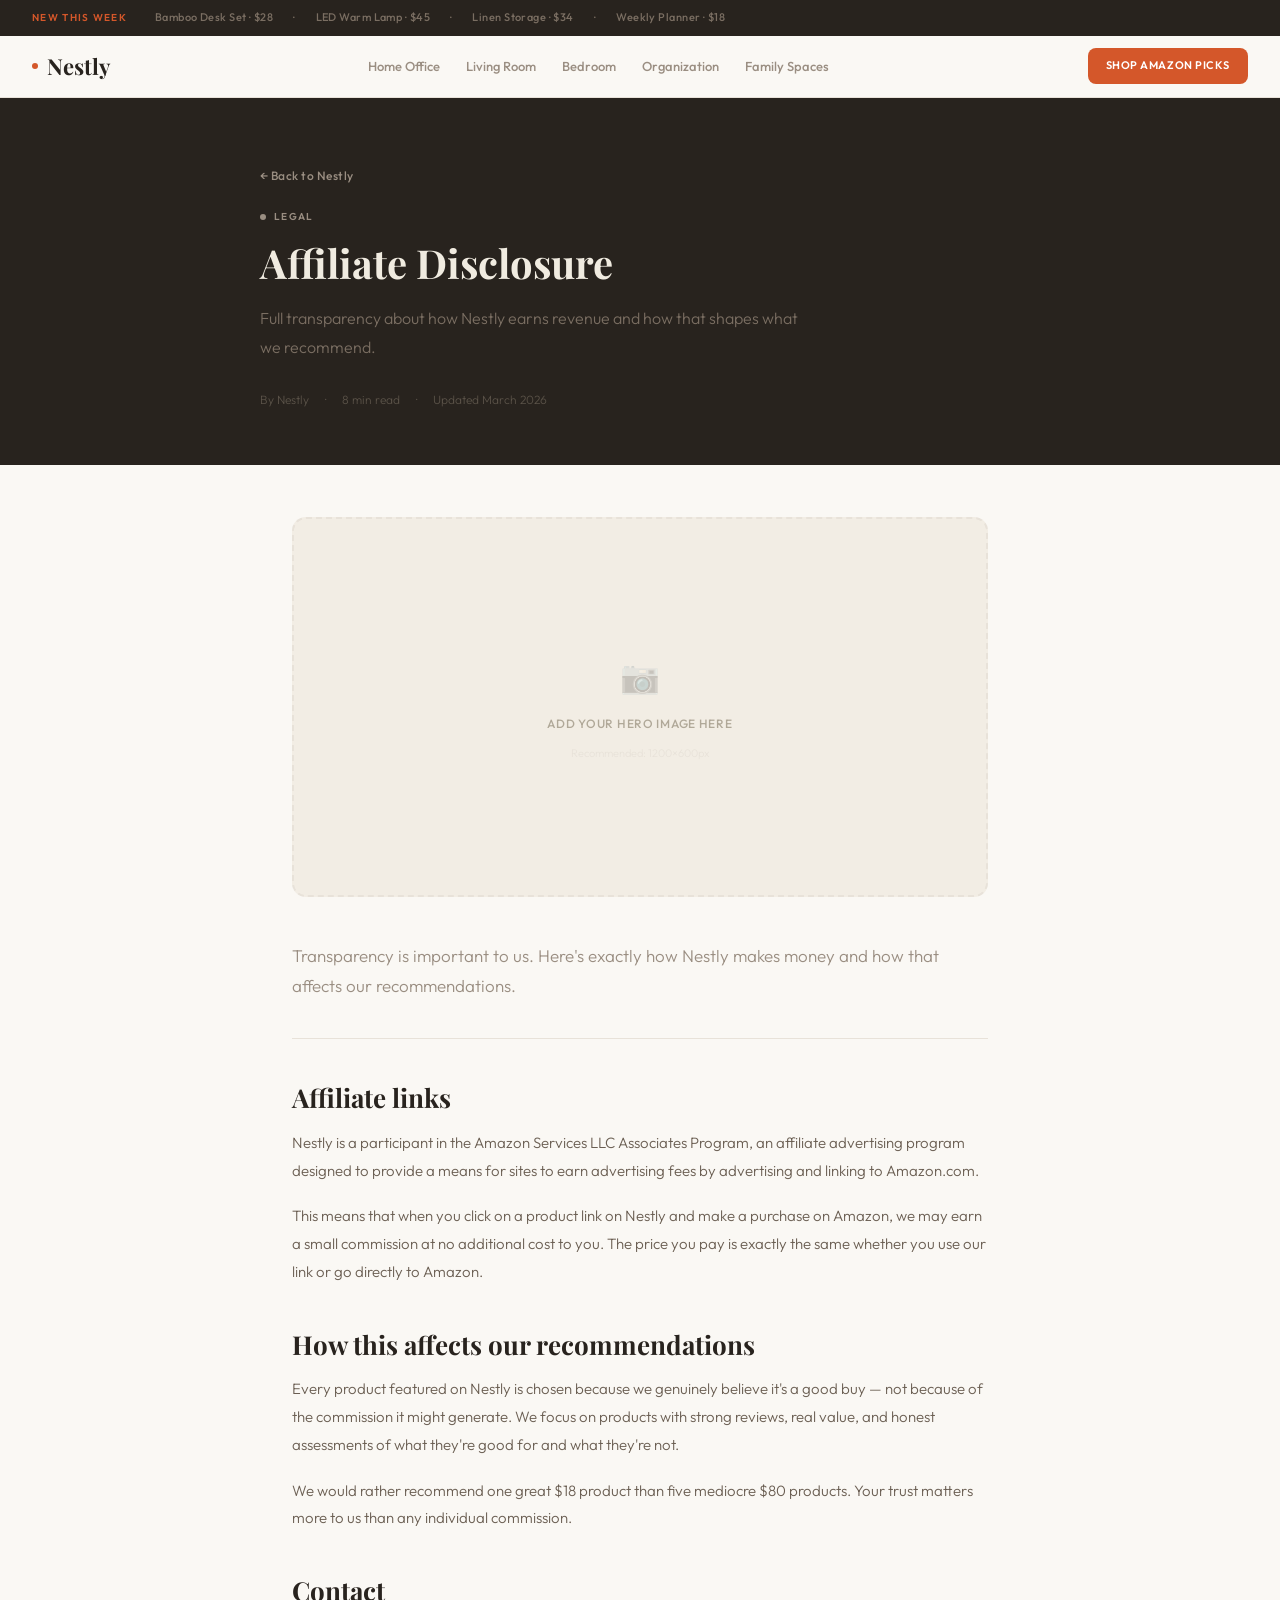
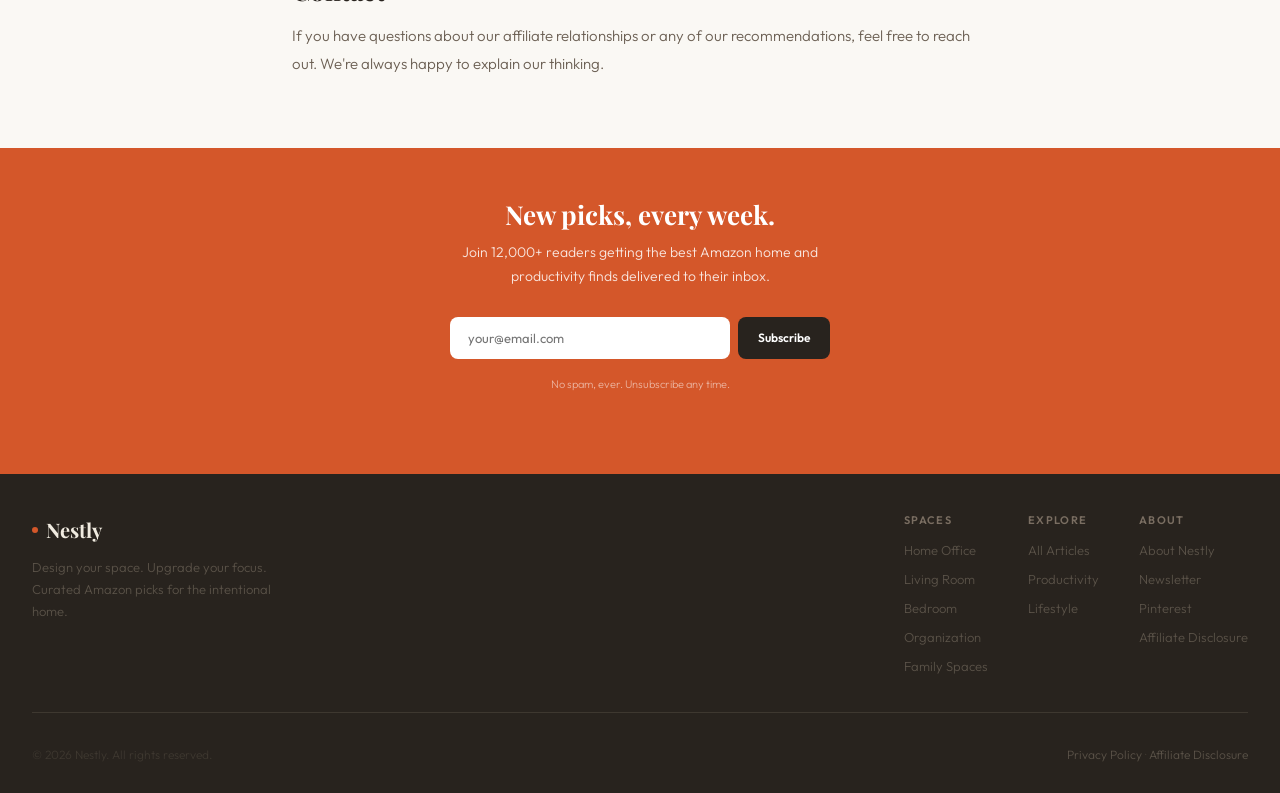
<file: affiliate-disclosure.html>
<!DOCTYPE html>
<html lang="en">
<head>
  <meta charset="UTF-8"/>
  <meta name="viewport" content="width=device-width, initial-scale=1.0"/>
  <title>Affiliate Disclosure — Nestly</title>
  <meta name="description" content="Nestly participates in the Amazon Associates affiliate program. Here's exactly how it works and how it affects our recommendations."/>
  <link rel="preconnect" href="https://fonts.googleapis.com"><link rel="preconnect" href="https://fonts.gstatic.com" crossorigin><link href="https://fonts.googleapis.com/css2?family=Playfair+Display:ital,wght@0,700;1,400&family=Outfit:wght@300;400;500;600&display=swap" rel="stylesheet">
  <link rel="stylesheet" href="style.css"/>
</head>
<body>

  <div class="ticker">
    <span class="tag" style="color:var(--coral);flex-shrink:0;">New this week</span>
    <div class="ticker-items">
      <span>Bamboo Desk Set · $28</span><span>·</span>
      <span>LED Warm Lamp · $45</span><span>·</span>
      <span>Linen Storage · $34</span><span>·</span>
      <span>Weekly Planner · $18</span>
    </div>
  </div>
  <nav>
    <a href="index.html" class="nav-logo"><div class="dot"></div>Nestly</a>
    <div class="nav-links">
      <a href="home-office.html" class="">Home Office</a>
      <a href="living-room.html" class="">Living Room</a>
      <a href="bedroom.html" class="">Bedroom</a>
      <a href="organization.html" class="">Organization</a>
      <a href="family-spaces.html" class="">Family Spaces</a>
    </div>
    <a href="index.html" class="btn btn-primary" style="padding:9px 18px;font-size:11px;">Shop Amazon Picks</a>
  </nav>


  <header class="article-header" style="background:#28231E;">
    <div class="article-header-inner">
      <a href="index.html" class="back-link">← Back to Nestly</a>
      <div style="display:flex;align-items:center;gap:8px;margin-bottom:14px;">
        <div class="dot" style="background:var(--muted);"></div>
        <span class="tag" style="color:var(--muted);">Legal</span>
      </div>
      <h1>Affiliate Disclosure</h1>
      <p>Full transparency about how Nestly earns revenue and how that shapes what we recommend.</p>
      <div class="article-meta">
        <span>By Nestly</span>
        <span>·</span>
        <span>8 min read</span>
        <span>·</span>
        <span>Updated March 2026</span>
      </div>
    </div>
  </header>

  <main class="article-body">
    <!-- HERO IMAGE -->
    <div class="article-img-hero">
      <!-- REMPLACE PAR: <img src="images/affiliate-disclosure-hero.jpg" alt="Affiliate Disclosure"> -->
      <div style="font-size:32px;opacity:0.2;">📷</div>
      <span class="img-placeholder-label">Add your hero image here</span>
      <span style="font-size:11px;color:var(--border);">Recommended: 1200×600px</span>
    </div>


    <p class="intro">Transparency is important to us. Here's exactly how Nestly makes money and how that affects our recommendations.</p>

    <h2>Affiliate links</h2>
    <p>Nestly is a participant in the Amazon Services LLC Associates Program, an affiliate advertising program designed to provide a means for sites to earn advertising fees by advertising and linking to Amazon.com.</p>
    <p>This means that when you click on a product link on Nestly and make a purchase on Amazon, we may earn a small commission at no additional cost to you. The price you pay is exactly the same whether you use our link or go directly to Amazon.</p>

    <h2>How this affects our recommendations</h2>
    <p>Every product featured on Nestly is chosen because we genuinely believe it's a good buy — not because of the commission it might generate. We focus on products with strong reviews, real value, and honest assessments of what they're good for and what they're not.</p>
    <p>We would rather recommend one great $18 product than five mediocre $80 products. Your trust matters more to us than any individual commission.</p>

    <h2>Contact</h2>
    <p>If you have questions about our affiliate relationships or any of our recommendations, feel free to reach out. We're always happy to explain our thinking.</p>

  </main>



  <section class="newsletter">
    <h2>New picks, every week.</h2>
    <p>Join 12,000+ readers getting the best Amazon home and productivity finds delivered to their inbox.</p>
    <div class="newsletter-form">
      <input type="email" placeholder="your@email.com" />
      <button type="button">Subscribe</button>
    </div>
    <p style="font-size:11px;color:rgba(255,255,255,0.55);margin-top:16px;">No spam, ever. Unsubscribe any time.</p>
  </section>


  <footer>
    <div class="footer-top">
      <div>
        <div class="footer-logo"><div class="dot" style="background:var(--coral);"></div>Nestly</div>
        <p style="font-size:13px;color:#5A5248;margin-top:10px;max-width:240px;line-height:1.7;">Design your space. Upgrade your focus. Curated Amazon picks for the intentional home.</p>
      </div>
      <div class="footer-links">
        <div class="footer-col">
          <h4>Spaces</h4>
          <a href="home-office.html">Home Office</a>
          <a href="living-room.html">Living Room</a>
          <a href="bedroom.html">Bedroom</a>
          <a href="organization.html">Organization</a>
          <a href="family-spaces.html">Family Spaces</a>
        </div>
        <div class="footer-col">
          <h4>Explore</h4>
          <a href="index.html">All Articles</a>
          <a href="productivity.html">Productivity</a>
          <a href="lifestyle.html">Lifestyle</a>
        </div>
        <div class="footer-col">
          <h4>About</h4>
          <a href="#">About Nestly</a>
          <a href="#">Newsletter</a>
          <a href="#">Pinterest</a>
          <a href="affiliate-disclosure.html">Affiliate Disclosure</a>
        </div>
      </div>
    </div>
    <div class="footer-bottom">
      <p>© 2026 Nestly. All rights reserved.</p>
      <p><a href="#">Privacy Policy</a> · <a href="affiliate-disclosure.html">Affiliate Disclosure</a></p>
    </div>
  </footer>

</body>
</html>
</file>
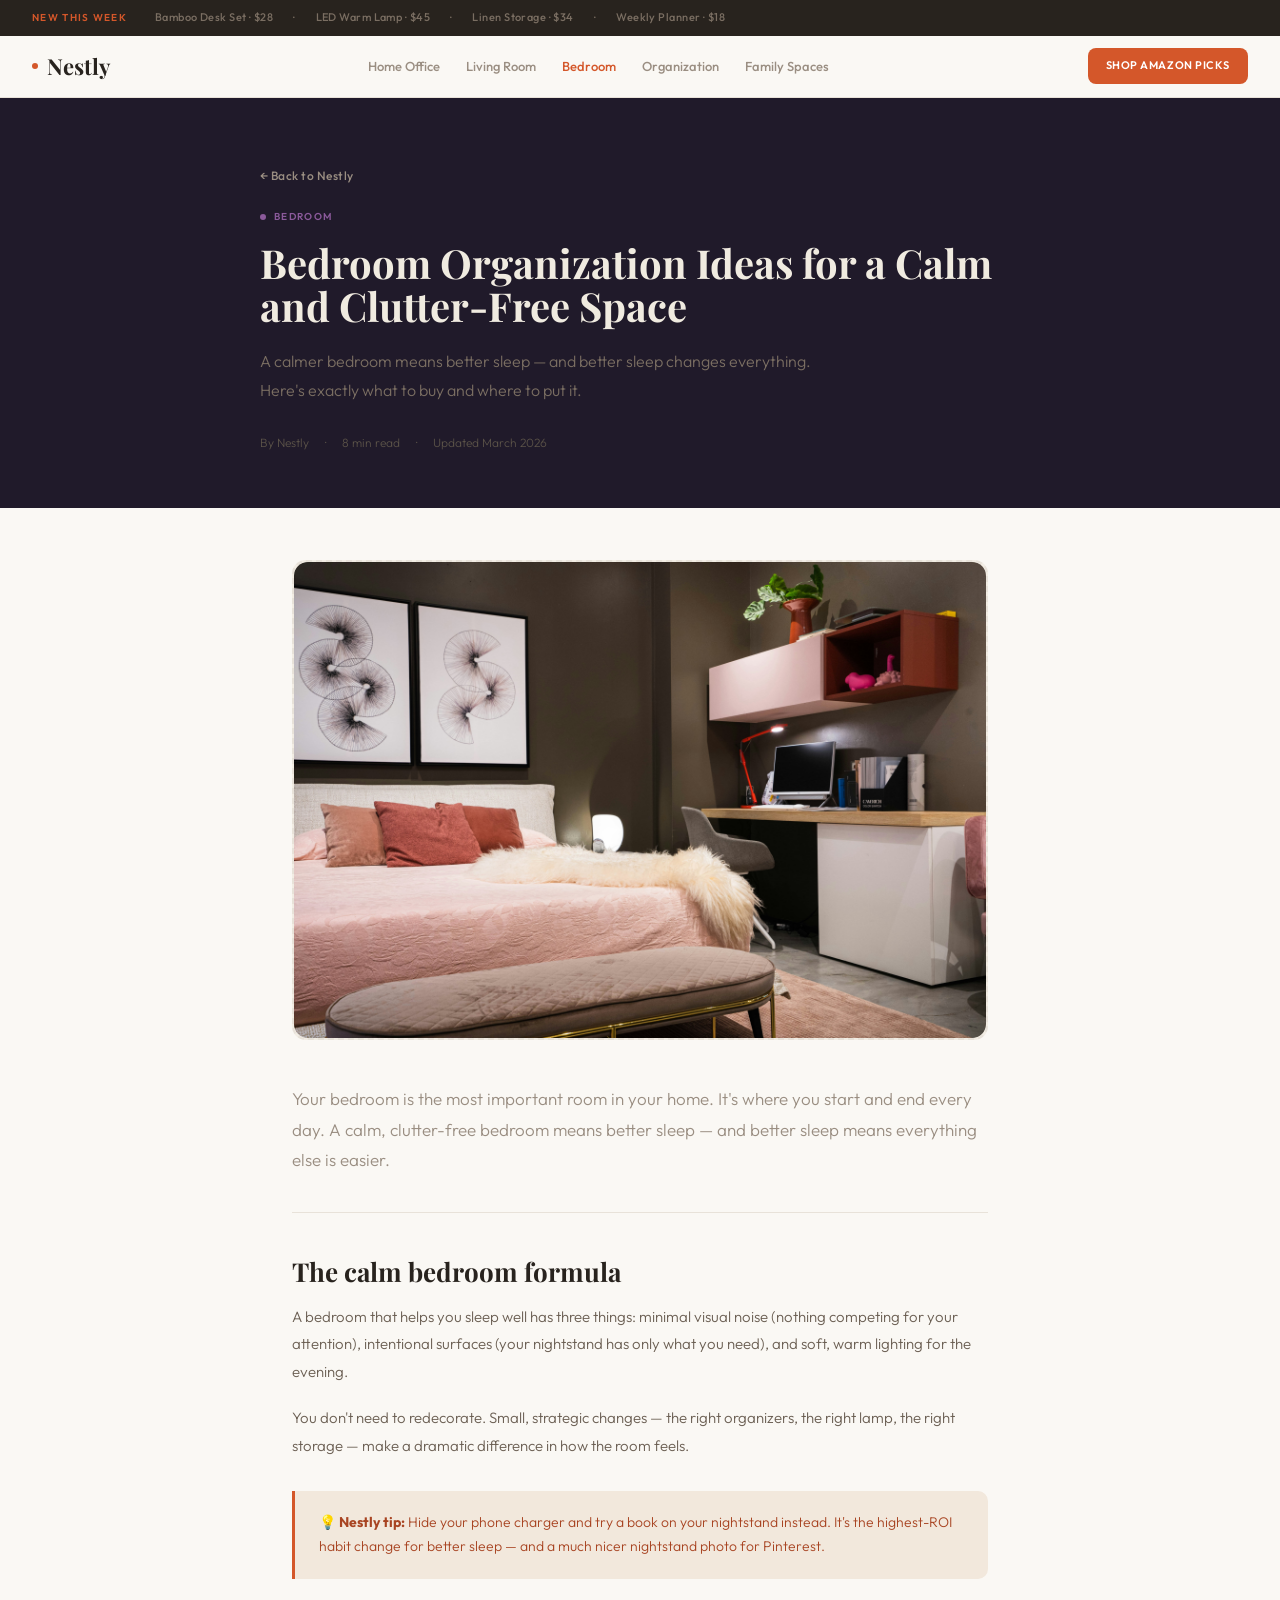
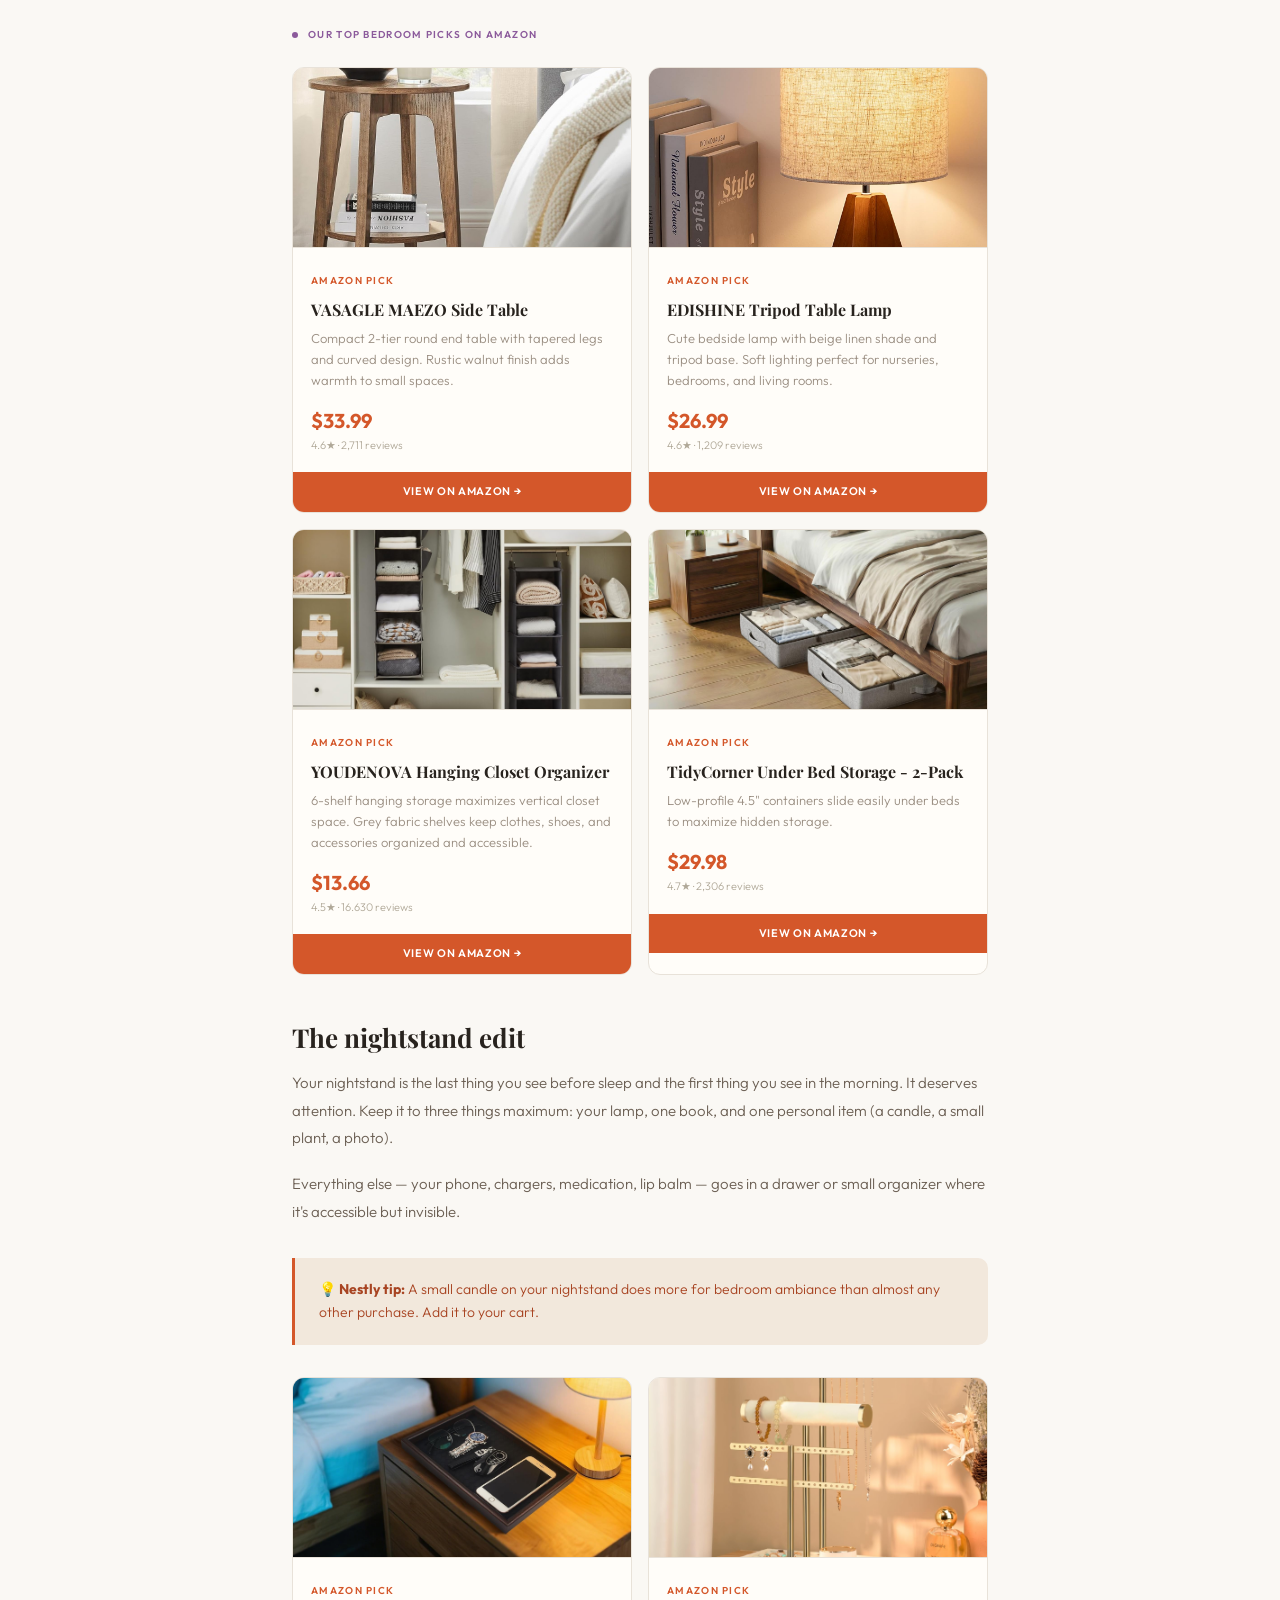
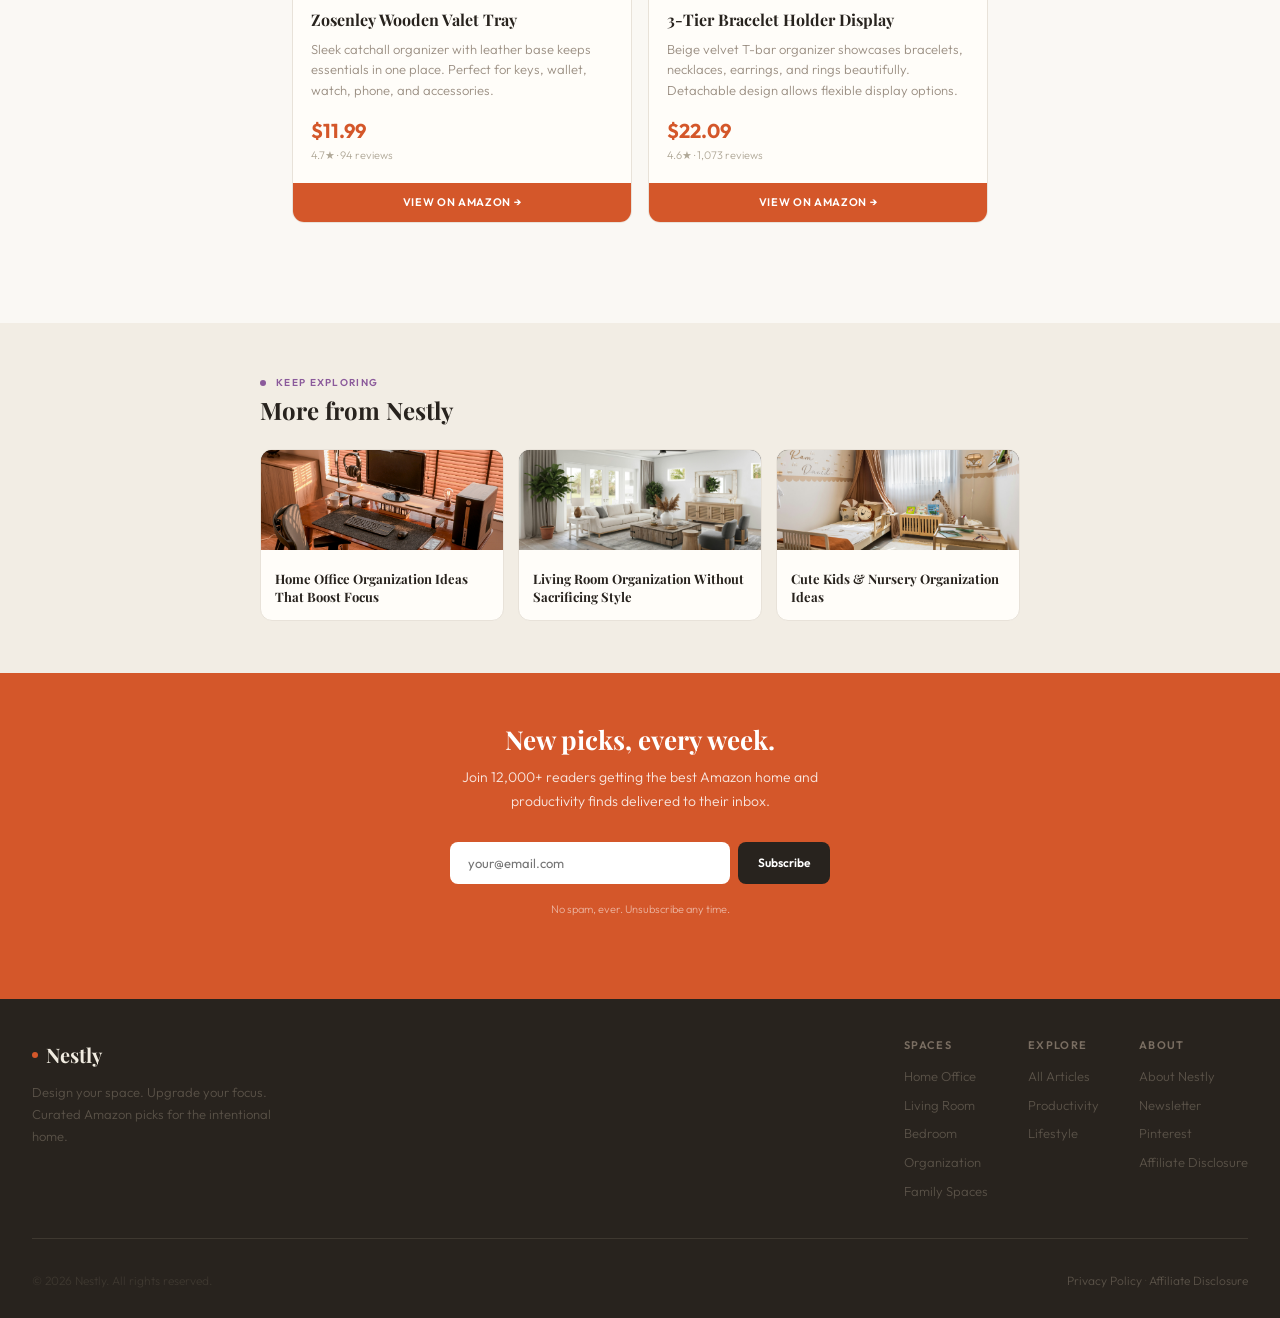
<file: bedroom.html>
<!DOCTYPE html>
<html lang="en">
<head>
  <meta charset="UTF-8"/>
  <meta name="viewport" content="width=device-width, initial-scale=1.0"/>
  <title>Bedroom Organization Ideas for a Calm and Clutter-Free Space — Nestly</title>
  <meta name="description" content="Transform your bedroom into a calm, clutter-free sanctuary. Amazon picks for better sleep, smarter storage and a more intentional nightstand."/>
  <link rel="preconnect" href="https://fonts.googleapis.com"><link rel="preconnect" href="https://fonts.gstatic.com" crossorigin><link href="https://fonts.googleapis.com/css2?family=Playfair+Display:ital,wght@0,700;1,400&family=Outfit:wght@300;400;500;600&display=swap" rel="stylesheet">
  <link rel="stylesheet" href="style.css"/>
</head>
<body>

  <div class="ticker">
    <span class="tag" style="color:var(--coral);flex-shrink:0;">New this week</span>
    <div class="ticker-items">
      <span>Bamboo Desk Set · $28</span><span>·</span>
      <span>LED Warm Lamp · $45</span><span>·</span>
      <span>Linen Storage · $34</span><span>·</span>
      <span>Weekly Planner · $18</span>
    </div>
  </div>
  <nav>
    <a href="index.html" class="nav-logo"><div class="dot"></div>Nestly</a>
    <div class="nav-links">
      <a href="home-office.html" class="">Home Office</a>
      <a href="living-room.html" class="">Living Room</a>
      <a href="bedroom.html" class="active">Bedroom</a>
      <a href="organization.html" class="">Organization</a>
      <a href="family-spaces.html" class="">Family Spaces</a>
    </div>
    <a href="index.html" class="btn btn-primary" style="padding:9px 18px;font-size:11px;">Shop Amazon Picks</a>
  </nav>


  <header class="article-header" style="background:#201A2A;">
    <div class="article-header-inner">
      <a href="index.html" class="back-link">← Back to Nestly</a>
      <div style="display:flex;align-items:center;gap:8px;margin-bottom:14px;">
        <div class="dot" style="background:var(--purple);"></div>
        <span class="tag" style="color:var(--purple);">Bedroom</span>
      </div>
      <h1>Bedroom Organization Ideas for a Calm and Clutter-Free Space</h1>
      <p>A calmer bedroom means better sleep — and better sleep changes everything. Here's exactly what to buy and where to put it.</p>
      <div class="article-meta">
        <span>By Nestly</span>
        <span>·</span>
        <span>8 min read</span>
        <span>·</span>
        <span>Updated March 2026</span>
      </div>
    </div>
  </header>

  <main class="article-body">
    <!-- HERO IMAGE -->
    <div class="article-img-hero" style="height:480px;">
      <img src="images/bedroom-organization-aesthetic.jpg" alt="Bedroom Organization Ideas for a Calm and Clutter-Free Space" style="width:100%;height:100%;object-fit:cover;">
    </div>


    <p class="intro">Your bedroom is the most important room in your home. It's where you start and end every day. A calm, clutter-free bedroom means better sleep — and better sleep means everything else is easier.</p>

    <h2>The calm bedroom formula</h2>
    <p>A bedroom that helps you sleep well has three things: minimal visual noise (nothing competing for your attention), intentional surfaces (your nightstand has only what you need), and soft, warm lighting for the evening.</p>
    <p>You don't need to redecorate. Small, strategic changes — the right organizers, the right lamp, the right storage — make a dramatic difference in how the room feels.</p>

    <div class="tip-box"><p>💡 <strong>Nestly tip:</strong> Hide your phone charger and try a book on your nightstand instead. It's the highest-ROI habit change for better sleep — and a much nicer nightstand photo for Pinterest.</p></div>

    <div class="products-title">
      <div class="dot" style="background:var(--purple);"></div>
      <span class="tag" style="color:var(--purple);">Our Top Bedroom Picks on Amazon</span>
    </div>
    <div class="product-grid">
      
      <div class="product-card-article">
        <div class="product-img" style="position:relative;overflow:hidden;">
          <img src="images/Bedside-table.jpg" alt="Bedside Table Organizer" style="position:absolute;inset:0;width:100%;height:100%;object-fit:cover;"> 
          <div style="display:flex;flex-direction:column;align-items:center;gap:8px;">
          </div>
        </div>
        <div class="product-details">
          <span class="tag" style="color:var(--coral);">Amazon Pick</span>
          <h3>VASAGLE MAEZO Side Table</h3>
          <p>Compact 2-tier round end table with tapered legs and curved design. Rustic walnut finish adds warmth to small spaces.</p>
          <div class="product-footer">
            <div>
              <div class="product-price-tag">$33.99 </div>
              <div class="product-rating">4.6★ · 2,711 reviews</div>
            </div>
          </div>
        </div>
        <a href="https://amzn.to/40QIeEr" target="_blank" rel="nofollow sponsored" class="amazon-btn">View on Amazon →</a>
      </div>
      
      <div class="product-card-article">
        <div class="product-img" style="position:relative;overflow:hidden;">
          <img src="images/bedside-lamp.jpg" alt="Under-Bed Storage Bins" style="position:absolute;inset:0;width:100%;height:100%;object-fit:cover;">
          <div style="display:flex;flex-direction:column;align-items:center;gap:8px;">
          </div>
        </div>
        <div class="product-details">
          <span class="tag" style="color:var(--coral);">Amazon Pick</span>
          <h3>EDISHINE Tripod Table Lamp</h3>
          <p>Cute bedside lamp with beige linen shade and tripod base. Soft lighting perfect for nurseries, bedrooms, and living rooms. </p>
          <div class="product-footer">
            <div>
              <div class="product-price-tag">$26.99 </div>
              <div class="product-rating">4.6★ · 1,209 reviews</div>
            </div>
          </div>
        </div>
        <a href="https://amzn.to/3NOeuVz" target="_blank" rel="nofollow sponsored" class="amazon-btn">View on Amazon →</a>
      </div>
      
      <div class="product-card-article">
        <div class="product-img" style="position:relative;overflow:hidden;">
          <img src="images/closet-organizer.jpg" alt="Warm Glow Bedside Lamp" style="position:absolute;inset:0;width:100%;height:100%;object-fit:cover;">
          <div style="display:flex;flex-direction:column;align-items:center;gap:8px;">
          </div>
        </div>
        <div class="product-details">
          <span class="tag" style="color:var(--coral);">Amazon Pick</span>
          <h3>YOUDENOVA Hanging Closet Organizer</h3>
          <p>6-shelf hanging storage maximizes vertical closet space. Grey fabric shelves keep clothes, shoes, and accessories organized and accessible.</p>
          <div class="product-footer">
            <div>
              <div class="product-price-tag">$13.66 </div>
              <div class="product-rating">4.5★ · 16.630 reviews</div>
            </div>
          </div>
        </div>
        <a href="https://amzn.to/4uLMl25" target="_blank" rel="nofollow sponsored" class="amazon-btn">View on Amazon →</a>
      </div>
      
      <div class="product-card-article">
        <div class="product-img" style="position:relative;overflow:hidden;">
          <img src="images/under-bed-storage.jpg" alt="Linen Closet Organizers — Set" style="position:absolute;inset:0;width:100%;height:100%;object-fit:cover;">
          <div style="display:flex;flex-direction:column;align-items:center;gap:8px;">
          </div>
        </div>
        <div class="product-details">
          <span class="tag" style="color:var(--coral);">Amazon Pick</span>
          <h3>TidyCorner Under Bed Storage - 2-Pack</h3>
          <p>Low-profile 4.5" containers slide easily under beds to maximize hidden storage.</p>
          <div class="product-footer">
            <div>
              <div class="product-price-tag">$29.98</div>
              <div class="product-rating">4.7★ · 2,306 reviews</div>
            </div>
          </div>
        </div>
        <a href="https://amzn.to/3NWQVtT" target="_blank" rel="nofollow sponsored" class="amazon-btn">View on Amazon →</a>
      </div>
     </div>

    <h2>The nightstand edit</h2>
    <p>Your nightstand is the last thing you see before sleep and the first thing you see in the morning. It deserves attention. Keep it to three things maximum: your lamp, one book, and one personal item (a candle, a small plant, a photo).</p>
    <p>Everything else — your phone, chargers, medication, lip balm — goes in a drawer or small organizer where it's accessible but invisible.</p>

    <div class="tip-box"><p>💡 <strong>Nestly tip:</strong> A small candle on your nightstand does more for bedroom ambiance than almost any other purchase. Add it to your cart.</p></div>

    <div class="product-grid">
      
    <div class="product-card-article">
  <div class="product-img" style="position:relative;overflow:hidden;">
    <img src="images/Wooden-Catchall-Tray.jpg" alt="Wooden Catchall Tray" style="position:absolute;inset:0;width:100%;height:100%;object-fit:cover;">
  </div>
  <div class="product-details">
    <span class="tag" style="color:var(--coral);">Amazon Pick</span>
    <h3>Zosenley Wooden Valet Tray</h3>
    <p>Sleek catchall organizer with leather base keeps essentials in one place. Perfect for keys, wallet, watch, phone, and accessories.</p>
    <div class="product-footer">
      <div>
        <div class="product-price-tag">$11.99</div>
        <div class="product-rating">4.7★ · 94 reviews</div>
      </div>
    </div>
  </div>
  <a href="https://amzn.to/4rNV6WF" target="_blank" rel="nofollow sponsored" class="amazon-btn">View on Amazon →</a>
</div>
    
        <div class="product-card-article">
    <div class="product-img" style="position:relative;overflow:hidden;">
      <img src="images/jewelry-organizer.jpg" alt="Velvet Jewelry Organizer" style="position:absolute;inset:0;width:100%;height:100%;object-fit:cover;">
    </div>
        <div class="product-details">
          <span class="tag" style="color:var(--coral);">Amazon Pick</span>
          <h3>3-Tier Bracelet Holder Display</h3>
          <p>Beige velvet T-bar organizer showcases bracelets, necklaces, earrings, and rings beautifully. Detachable design allows flexible display options.</p>
          <div class="product-footer">
            <div>
              <div class="product-price-tag"> $22.09</div>
              <div class="product-rating">4.6★ · 1,073 reviews</div>
            </div>
          </div>
        </div>
        <a href="https://amzn.to/4d9CP2D" target="_blank" rel="nofollow sponsored" class="amazon-btn">View on Amazon →</a>
      </div>
    </div>

  </main>


  <section class="more-articles">
    <div style="max-width:760px;margin:0 auto;">
      <div style="display:flex;align-items:center;gap:10px;margin-bottom:6px;">
        <div class="dot" style="background:var(--purple);"></div>
        <span class="tag" style="color:var(--purple);">Keep Exploring</span>
      </div>
      <h2 style="font-size:24px;color:var(--dark);">More from Nestly</h2>
    </div>
    <div class="more-grid">
        <a href="home-office.html" class="more-card">
          <div class="more-card-thumb" style="background:#2A2520;position:relative;overflow:hidden;">
  <img src="images/desk-setup-wood.jpg" alt="description" style="position:absolute;inset:0;width:100%;height:100%;object-fit:cover;">
          </div>
          <div class="more-card-body">
            <h4>Home Office Organization Ideas That Boost Focus</h4>
          </div>
        </a>
        <a href="living-room.html" class="more-card">
          <div class="more-card-thumb" style="background:#2A2520;position:relative;overflow:hidden;">
  <img src="images/living-room-cozy-neutral.jpg" alt="description" style="position:absolute;inset:0;width:100%;height:100%;object-fit:cover;">
          </div>
          <div class="more-card-body">
            <h4>Living Room Organization Without Sacrificing Style</h4>
          </div>
        </a>
        <a href="family-spaces.html" class="more-card">
          <div class="more-card-thumb" style="background:#2A2520;position:relative;overflow:hidden;">
  <img src="images/nursery-neutral-beige.jpg" alt="description" style="position:absolute;inset:0;width:100%;height:100%;object-fit:cover;">
          </div>
          <div class="more-card-body">
            <h4>Cute Kids & Nursery Organization Ideas</h4>
          </div>
        </a></div>
  </section>

  <section class="newsletter">
    <h2>New picks, every week.</h2>
    <p>Join 12,000+ readers getting the best Amazon home and productivity finds delivered to their inbox.</p>
    <div class="newsletter-form">
      <input type="email" placeholder="your@email.com" />
      <button type="button">Subscribe</button>
    </div>
    <p style="font-size:11px;color:rgba(255,255,255,0.55);margin-top:16px;">No spam, ever. Unsubscribe any time.</p>
  </section>


  <footer>
    <div class="footer-top">
      <div>
        <div class="footer-logo"><div class="dot" style="background:var(--coral);"></div>Nestly</div>
        <p style="font-size:13px;color:#5A5248;margin-top:10px;max-width:240px;line-height:1.7;">Design your space. Upgrade your focus. Curated Amazon picks for the intentional home.</p>
      </div>
      <div class="footer-links">
        <div class="footer-col">
          <h4>Spaces</h4>
          <a href="home-office.html">Home Office</a>
          <a href="living-room.html">Living Room</a>
          <a href="bedroom.html">Bedroom</a>
          <a href="organization.html">Organization</a>
          <a href="family-spaces.html">Family Spaces</a>
        </div>
        <div class="footer-col">
          <h4>Explore</h4>
          <a href="index.html">All Articles</a>
          <a href="productivity.html">Productivity</a>
          <a href="lifestyle.html">Lifestyle</a>
        </div>
        <div class="footer-col">
          <h4>About</h4>
          <a href="#">About Nestly</a>
          <a href="#">Newsletter</a>
          <a href="#">Pinterest</a>
          <a href="affiliate-disclosure.html">Affiliate Disclosure</a>
        </div>
      </div>
    </div>
    <div class="footer-bottom">
      <p>© 2026 Nestly. All rights reserved.</p>
      <p><a href="#">Privacy Policy</a> · <a href="affiliate-disclosure.html">Affiliate Disclosure</a></p>
    </div>
  </footer>

</body>
</html>
</file>
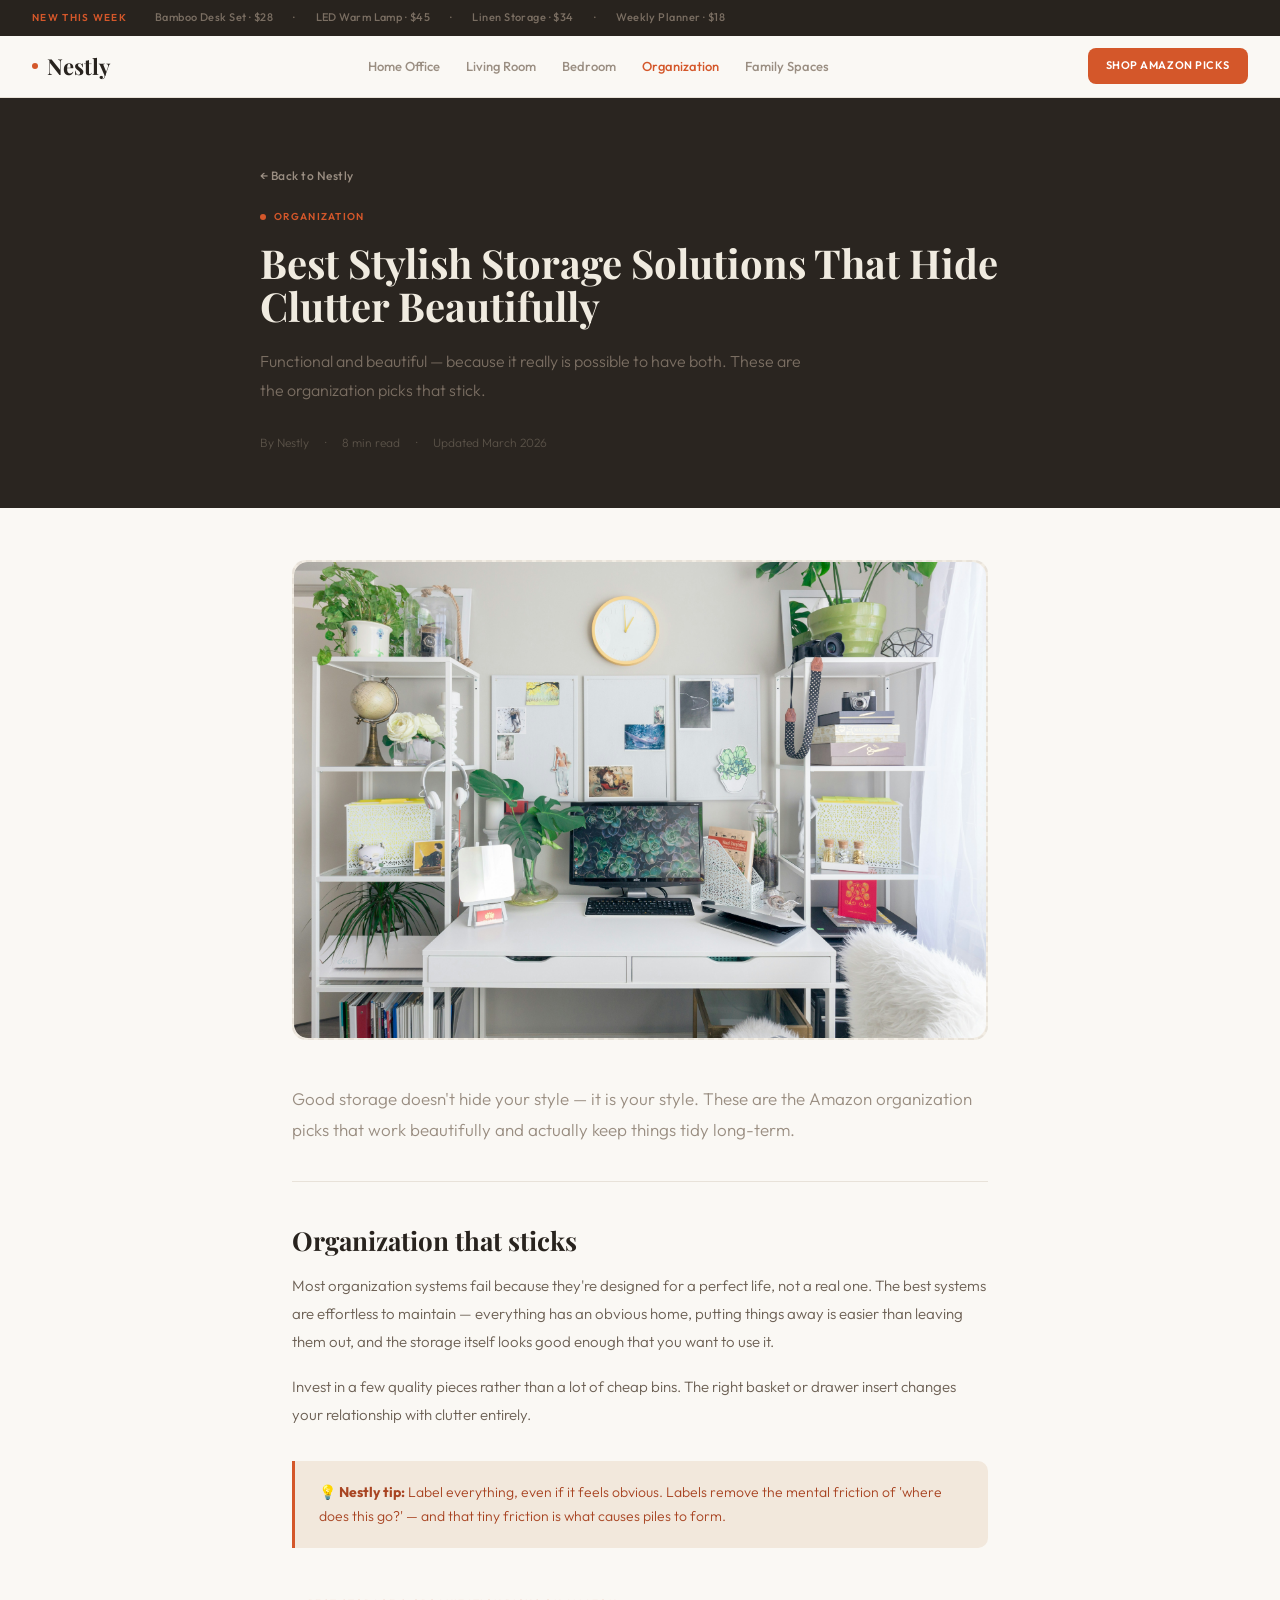
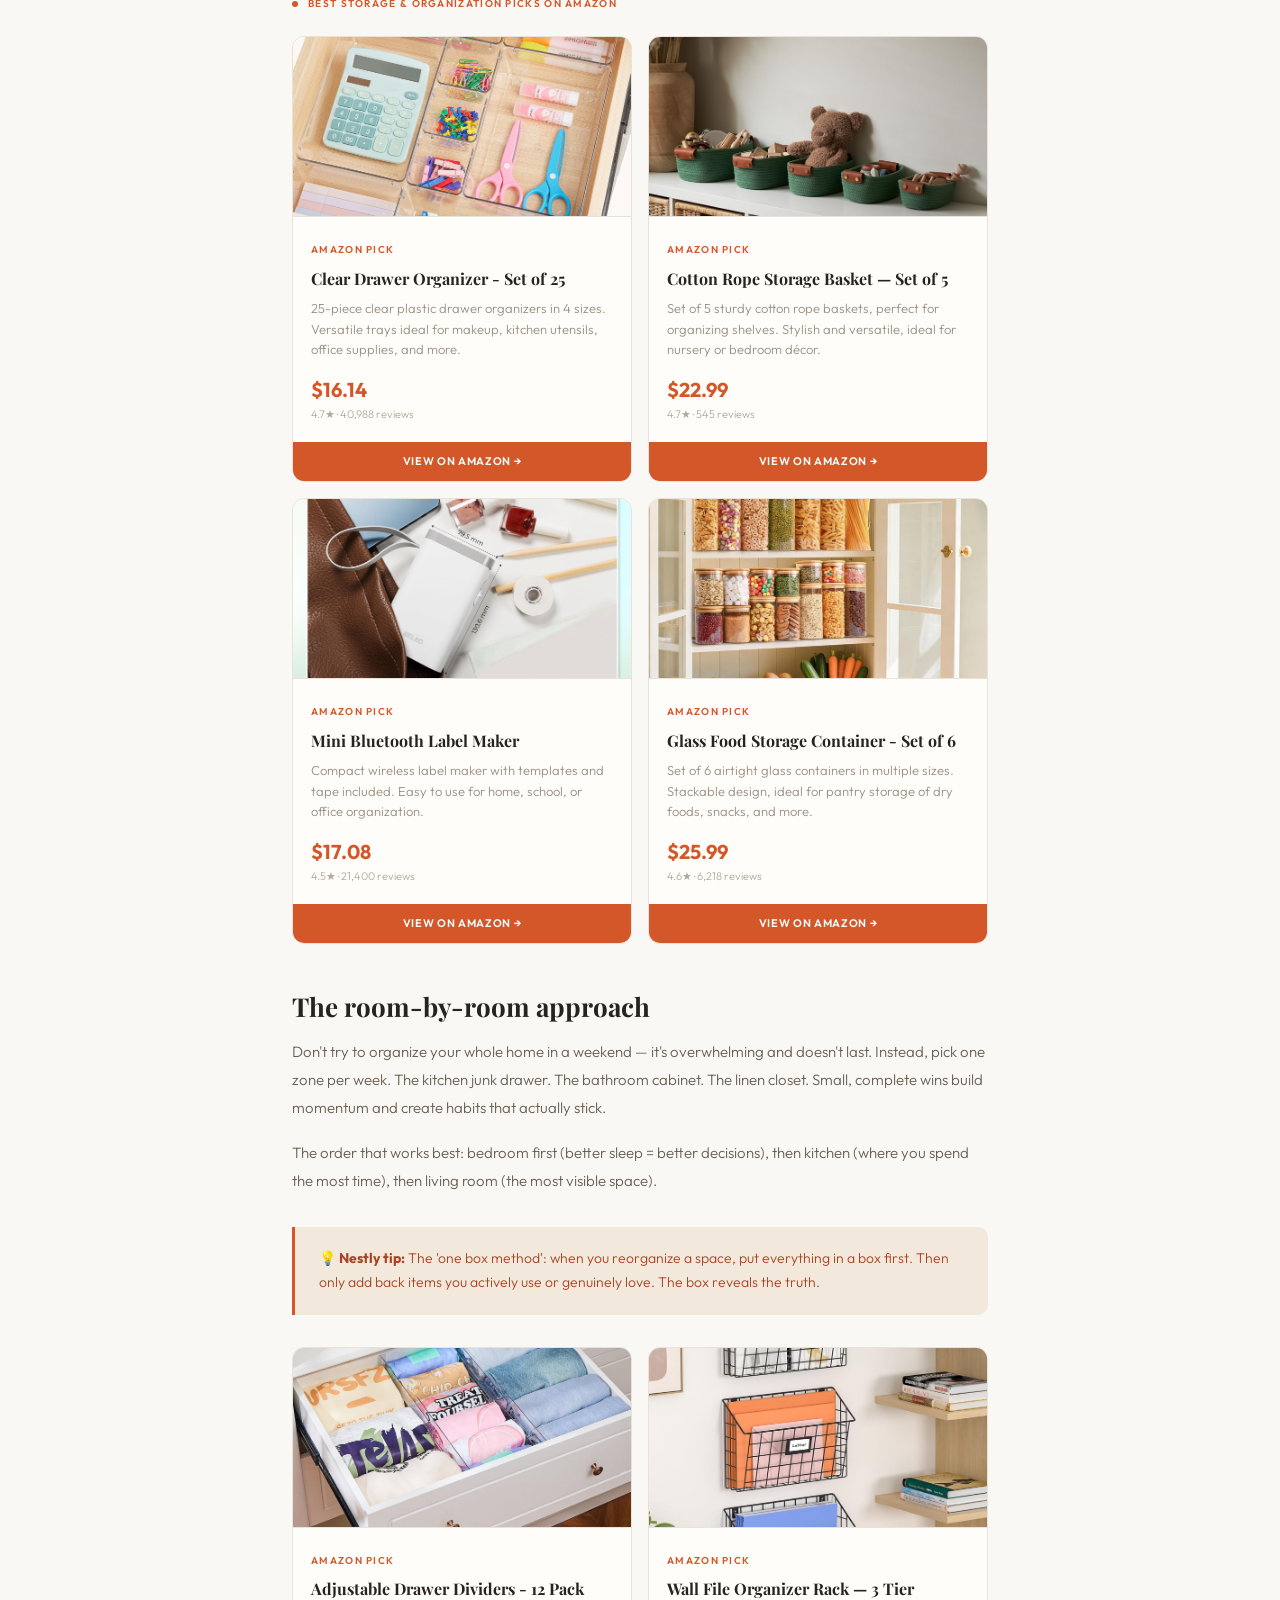
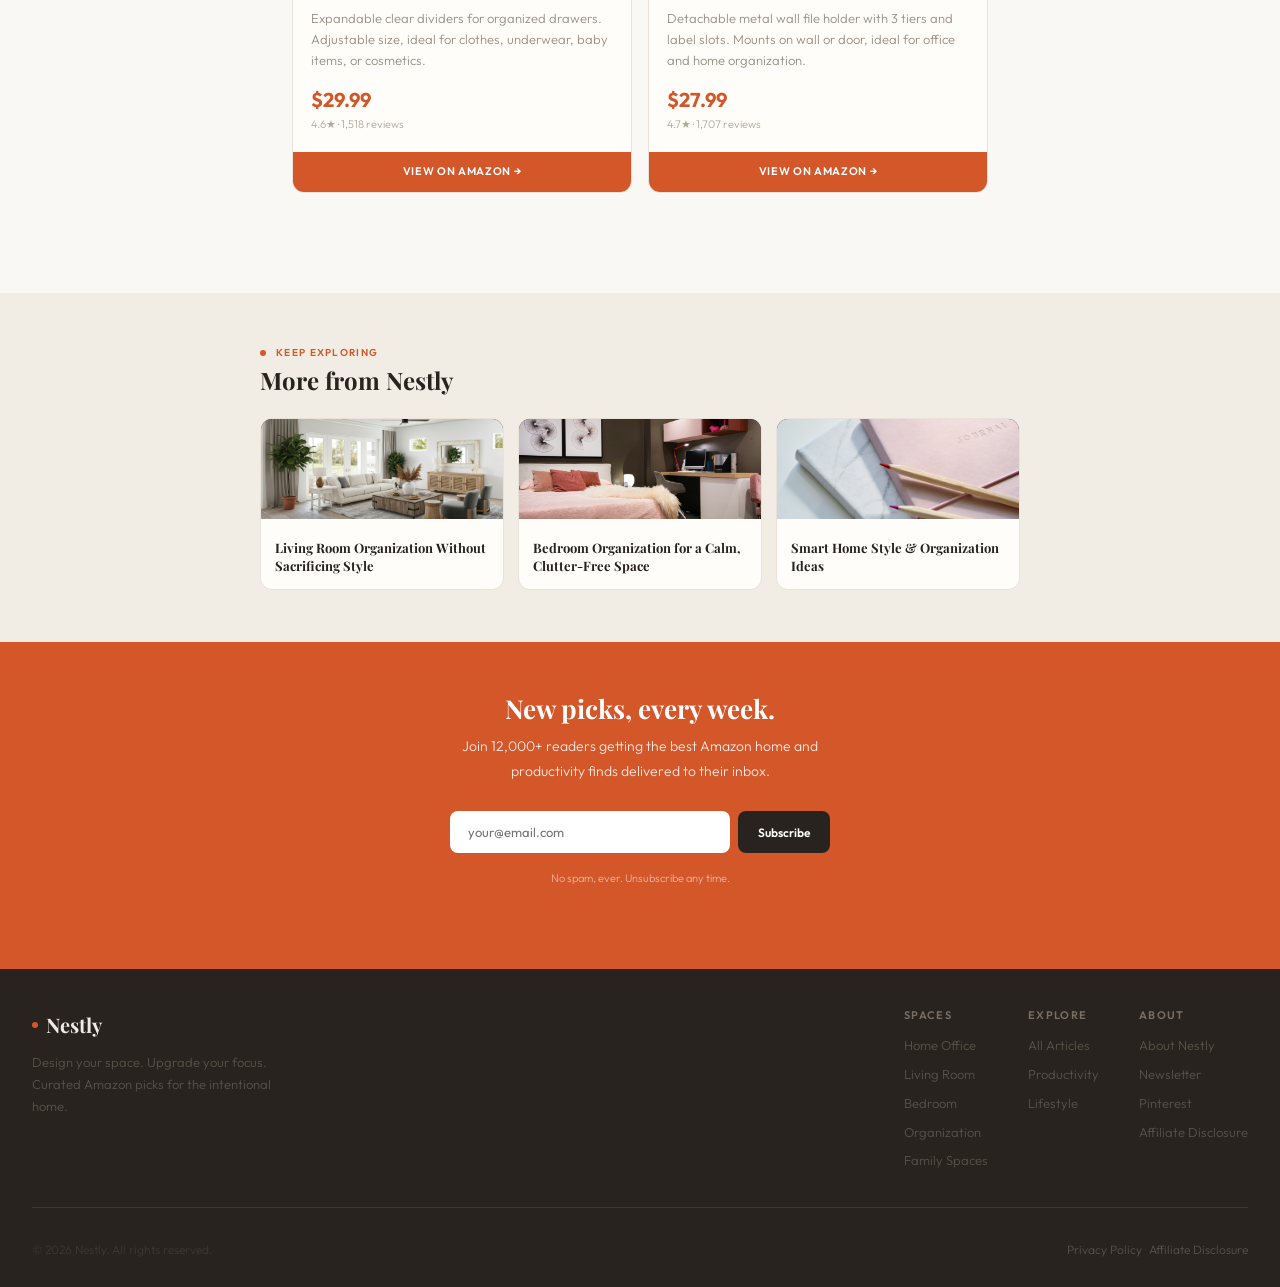
<file: organization.html>
<!DOCTYPE html>
<html lang="en">
<head>
  <meta charset="UTF-8"/>
  <meta name="viewport" content="width=device-width, initial-scale=1.0"/>
  <title>Best Stylish Storage Solutions That Hide Clutter Beautifully — Nestly</title>
  <meta name="description" content="Discover the best Amazon storage and organization solutions that actually look good. Baskets, acrylic organizers, labels and more."/>
  <link rel="preconnect" href="https://fonts.googleapis.com"><link rel="preconnect" href="https://fonts.gstatic.com" crossorigin><link href="https://fonts.googleapis.com/css2?family=Playfair+Display:ital,wght@0,700;1,400&family=Outfit:wght@300;400;500;600&display=swap" rel="stylesheet">
  <link rel="stylesheet" href="style.css"/>
</head>
<body>

  <div class="ticker">
    <span class="tag" style="color:var(--coral);flex-shrink:0;">New this week</span>
    <div class="ticker-items">
      <span>Bamboo Desk Set · $28</span><span>·</span>
      <span>LED Warm Lamp · $45</span><span>·</span>
      <span>Linen Storage · $34</span><span>·</span>
      <span>Weekly Planner · $18</span>
    </div>
  </div>
  <nav>
    <a href="index.html" class="nav-logo"><div class="dot"></div>Nestly</a>
    <div class="nav-links">
      <a href="home-office.html" class="">Home Office</a>
      <a href="living-room.html" class="">Living Room</a>
      <a href="bedroom.html" class="">Bedroom</a>
      <a href="organization.html" class="active">Organization</a>
      <a href="family-spaces.html" class="">Family Spaces</a>
    </div>
    <a href="index.html" class="btn btn-primary" style="padding:9px 18px;font-size:11px;">Shop Amazon Picks</a>
  </nav>


  <header class="article-header" style="background:#2A2520;">
    <div class="article-header-inner">
      <a href="index.html" class="back-link">← Back to Nestly</a>
      <div style="display:flex;align-items:center;gap:8px;margin-bottom:14px;">
        <div class="dot" style="background:var(--coral);"></div>
        <span class="tag" style="color:var(--coral);">Organization</span>
      </div>
      <h1>Best Stylish Storage Solutions That Hide Clutter Beautifully</h1>
      <p>Functional and beautiful — because it really is possible to have both. These are the organization picks that stick.</p>
      <div class="article-meta">
        <span>By Nestly</span>
        <span>·</span>
        <span>8 min read</span>
        <span>·</span>
        <span>Updated March 2026</span>
      </div>
    </div>
  </header>

  <main class="article-body">
    <!-- HERO IMAGE -->
    <div class="article-img-hero" style="height:480px;">
      <img src="images/home-organization.jpg" alt="Best Stylish Storage Solutions That Hide Clutter Beautifully" style="width:100%;height:100%;object-fit:cover;">
    </div>


    <p class="intro">Good storage doesn't hide your style — it is your style. These are the Amazon organization picks that work beautifully and actually keep things tidy long-term.</p>

    <h2>Organization that sticks</h2>
    <p>Most organization systems fail because they're designed for a perfect life, not a real one. The best systems are effortless to maintain — everything has an obvious home, putting things away is easier than leaving them out, and the storage itself looks good enough that you want to use it.</p>
    <p>Invest in a few quality pieces rather than a lot of cheap bins. The right basket or drawer insert changes your relationship with clutter entirely.</p>

    <div class="tip-box"><p>💡 <strong>Nestly tip:</strong> Label everything, even if it feels obvious. Labels remove the mental friction of 'where does this go?' — and that tiny friction is what causes piles to form.</p></div>

    <div class="products-title">
      <div class="dot"></div>
      <span class="tag" style="color:var(--coral);">Best Storage & Organization Picks on Amazon</span>
    </div>
    <div class="product-grid">
      
      <div class="product-card-article">
       <div class="product-img" style="position:relative;overflow:hidden;">
          <img src="images/acrylic-drawer-organizer.jpg" alt="Stackable Acrylic Drawer Organizers"style="position:absolute;inset:0;width:100%;height:100%;object-fit:cover;">
          <div style="display:flex;flex-direction:column;align-items:center;gap:8px;">
          </div>
        </div>
        <div class="product-details">
          <span class="tag" style="color:var(--coral);">Amazon Pick</span>
          <h3>Clear Drawer Organizer - Set of 25</h3>
          <p>25-piece clear plastic drawer organizers in 4 sizes. Versatile trays ideal for makeup, kitchen utensils, office supplies, and more.</p>
          <div class="product-footer">
            <div>
              <div class="product-price-tag">$16.14</div>
              <div class="product-rating">4.7★ · 40,988 reviews</div>
            </div>
          </div>
        </div>
        <a href="https://amzn.to/4rXIufI" target="_blank" rel="nofollow sponsored" class="amazon-btn">View on Amazon →</a>
      </div>
      
      <div class="product-card-article">
        <div class="product-img" style="position:relative;overflow:hidden;">
          <img src="images/rope-basket-set.jpg" alt="Rope Storage Baskets — Set of 3" style="position:absolute;inset:0;width:100%;height:100%;object-fit:cover;">
          <div style="display:flex;flex-direction:column;align-items:center;gap:8px;">
          </div>
        </div>
        <div class="product-details">
          <span class="tag" style="color:var(--coral);">Amazon Pick</span>
          <h3>Cotton Rope Storage Basket — Set of 5</h3>
          <p>Set of 5 sturdy cotton rope baskets, perfect for organizing shelves. Stylish and versatile, ideal for nursery or bedroom décor.</p>
          <div class="product-footer">
            <div>
              <div class="product-price-tag">$22.99</div>
              <div class="product-rating">4.7★ · 545 reviews</div>
            </div>
          </div>
        </div>
        <a href="https://amzn.to/3PxjLS6" target="_blank" rel="nofollow sponsored" class="amazon-btn">View on Amazon →</a>
      </div>
      
      <div class="product-card-article">
        <div class="product-img" style="position:relative;overflow:hidden;">
          <img src="images/label-maker.jpg" alt="Label Maker — Mini" style="position:absolute;inset:0;width:100%;height:100%;object-fit:cover;">
          <div style="display:flex;flex-direction:column;align-items:center;gap:8px;">
          </div>
        </div>
        <div class="product-details">
          <span class="tag" style="color:var(--coral);">Amazon Pick</span>
          <h3>Mini Bluetooth Label Maker</h3>
          <p>Compact wireless label maker with templates and tape included. Easy to use for home, school, or office organization.</p>
          <div class="product-footer">
            <div>
              <div class="product-price-tag">$17.08</div>
              <div class="product-rating">4.5★ · 21,400 reviews</div>
            </div>
          </div>
        </div>
        <a href="https://amzn.to/3NZ7dCx" target="_blank" rel="nofollow sponsored" class="amazon-btn">View on Amazon →</a>
      </div>
      
      <div class="product-card-article">
        <div class="product-img" style="position:relative;overflow:hidden;">
          <img src="images/pantry-canisters.jpg" alt="Pantry Organization Canisters" style="position:absolute;inset:0;width:100%;height:100%;object-fit:cover;">
          <div style="display:flex;flex-direction:column;align-items:center;gap:8px;">
          </div>
        </div>
        <div class="product-details">
          <span class="tag" style="color:var(--coral);">Amazon Pick</span>
          <h3>Glass Food Storage Container - Set of 6</h3>
          <p>Set of 6 airtight glass containers in multiple sizes. Stackable design, ideal for pantry storage of dry foods, snacks, and more.</p>
          <div class="product-footer">
            <div>
              <div class="product-price-tag">$25.99</div>
              <div class="product-rating">4.6★ · 6,218 reviews</div>
            </div>
          </div>
        </div>
        <a href="https://amzn.to/4sHNgzo" target="_blank" rel="nofollow sponsored" class="amazon-btn">View on Amazon →</a>
      </div>
    </div>

    <h2>The room-by-room approach</h2>
    <p>Don't try to organize your whole home in a weekend — it's overwhelming and doesn't last. Instead, pick one zone per week. The kitchen junk drawer. The bathroom cabinet. The linen closet. Small, complete wins build momentum and create habits that actually stick.</p>
    <p>The order that works best: bedroom first (better sleep = better decisions), then kitchen (where you spend the most time), then living room (the most visible space).</p>

    <div class="tip-box"><p>💡 <strong>Nestly tip:</strong> The 'one box method': when you reorganize a space, put everything in a box first. Then only add back items you actively use or genuinely love. The box reveals the truth.</p></div>

    <div class="product-grid">
      
      <div class="product-card-article">
        <div class="product-img" style="position:relative;overflow:hidden;">
          <img src="images/Drawer-Dividers-Adjustable.jpg" alt="Drawer Dividers — Adjustable" style="position:absolute;inset:0;width:100%;height:100%;object-fit:cover;">
          <div style="display:flex;flex-direction:column;align-items:center;gap:8px;">
          </div>
        </div>
        <div class="product-details">
          <span class="tag" style="color:var(--coral);">Amazon Pick</span>
          <h3>Adjustable Drawer Dividers - 12 Pack</h3>
          <p>Expandable clear dividers for organized drawers. Adjustable size, ideal for clothes, underwear, baby items, or cosmetics.</p>
          <div class="product-footer">
            <div>
              <div class="product-price-tag">$29.99</div>
              <div class="product-rating">4.6★ · 1,518 reviews</div>
            </div>
          </div>
        </div>
        <a href="https://amzn.to/4v9gtVw" target="_blank" rel="nofollow sponsored" class="amazon-btn">View on Amazon →</a>
      </div>
      
      <div class="product-card-article">
        <div class="product-img" style="position:relative;overflow:hidden;">
          <img src="images/Wall-MountOrganizer-3 Pockets.jpg" alt="Wall-Mount Organizer — 3 Pockets" style="position:absolute;inset:0;width:100%;height:100%;object-fit:cover;">
          <div style="display:flex;flex-direction:column;align-items:center;gap:8px;">
          </div>
        </div>
        <div class="product-details">
          <span class="tag" style="color:var(--coral);">Amazon Pick</span>
          <h3>Wall File Organizer Rack — 3 Tier</h3>
          <p>Detachable metal wall file holder with 3 tiers and label slots. Mounts on wall or door, ideal for office and home organization.</p>
          <div class="product-footer">
            <div>
              <div class="product-price-tag">$27.99</div>
              <div class="product-rating">4.7★ · 1,707 reviews</div>
            </div>
          </div>
        </div>
        <a href="https://amzn.to/4lUcVlL" target="_blank" rel="nofollow sponsored" class="amazon-btn">View on Amazon →</a>
      </div>
    </div>

  </main>


  <section class="more-articles">
    <div style="max-width:760px;margin:0 auto;">
      <div style="display:flex;align-items:center;gap:10px;margin-bottom:6px;">
        <div class="dot" style="background:var(--coral);"></div>
        <span class="tag" style="color:var(--coral);">Keep Exploring</span>
      </div>
      <h2 style="font-size:24px;color:var(--dark);">More from Nestly</h2>
    </div>
    <div class="more-grid">
        <a href="living-room.html" class="more-card">
          <div class="more-card-thumb" style="background:#2A2520;position:relative;overflow:hidden;">
  <img src="images/living-room-cozy-neutral.jpg" alt="description" style="position:absolute;inset:0;width:100%;height:100%;object-fit:cover;">
          </div>
          <div class="more-card-body">
            <h4>Living Room Organization Without Sacrificing Style</h4>
          </div>
        </a>
        <a href="bedroom.html" class="more-card">
          <div class="more-card-thumb" style="background:#2A2520;position:relative;overflow:hidden;">
  <img src="images/bedroom-organization-aesthetic.jpg" alt="description" style="position:absolute;inset:0;width:100%;height:100%;object-fit:cover;">
          </div>
          <div class="more-card-body">
            <h4>Bedroom Organization for a Calm, Clutter-Free Space</h4>
          </div>
        </a>
        <a href="productivity.html" class="more-card">
          <div class="more-card-thumb" style="background:#2A2520;position:relative;overflow:hidden;">
  <img src="images/desk-planner-notebook-aesthetic.jpg" alt="description" style="position:absolute;inset:0;width:100%;height:100%;object-fit:cover;">
          </div>
          <div class="more-card-body">
            <h4>Smart Home Style & Organization Ideas</h4>
          </div>
        </a></div>
  </section>

  <section class="newsletter">
    <h2>New picks, every week.</h2>
    <p>Join 12,000+ readers getting the best Amazon home and productivity finds delivered to their inbox.</p>
    <div class="newsletter-form">
      <input type="email" placeholder="your@email.com" />
      <button type="button">Subscribe</button>
    </div>
    <p style="font-size:11px;color:rgba(255,255,255,0.55);margin-top:16px;">No spam, ever. Unsubscribe any time.</p>
  </section>


  <footer>
    <div class="footer-top">
      <div>
        <div class="footer-logo"><div class="dot" style="background:var(--coral);"></div>Nestly</div>
        <p style="font-size:13px;color:#5A5248;margin-top:10px;max-width:240px;line-height:1.7;">Design your space. Upgrade your focus. Curated Amazon picks for the intentional home.</p>
      </div>
      <div class="footer-links">
        <div class="footer-col">
          <h4>Spaces</h4>
          <a href="home-office.html">Home Office</a>
          <a href="living-room.html">Living Room</a>
          <a href="bedroom.html">Bedroom</a>
          <a href="organization.html">Organization</a>
          <a href="family-spaces.html">Family Spaces</a>
        </div>
        <div class="footer-col">
          <h4>Explore</h4>
          <a href="index.html">All Articles</a>
          <a href="productivity.html">Productivity</a>
          <a href="lifestyle.html">Lifestyle</a>
        </div>
        <div class="footer-col">
          <h4>About</h4>
          <a href="#">About Nestly</a>
          <a href="#">Newsletter</a>
          <a href="#">Pinterest</a>
          <a href="affiliate-disclosure.html">Affiliate Disclosure</a>
        </div>
      </div>
    </div>
    <div class="footer-bottom">
      <p>© 2026 Nestly. All rights reserved.</p>
      <p><a href="#">Privacy Policy</a> · <a href="affiliate-disclosure.html">Affiliate Disclosure</a></p>
    </div>
  </footer>

</body>
</html>
</file>
<file: style.css>
*, *::before, *::after { box-sizing: border-box; margin: 0; padding: 0; }

:root {
  --cream: #FAF8F4;
  --cream-dark: #F2EDE4;
  --coral: #D4572A;
  --coral-light: #F2E8DC;
  --coral-dark: #A84422;
  --sage: #627B68;
  --sage-light: #E3EDE5;
  --sage-dark: #3E5A44;
  --dark: #28231E;
  --dark-mid: #4A4540;
  --muted: #9A8E82;
  --muted-light: #B0A898;
  --border: #E8E2D9;
  --white: #FFFDF9;
  --purple: #8B5A9B;
  --purple-light: #EDE3F0;
}

html { scroll-behavior: smooth; }

body {
  font-family: 'Outfit', system-ui, sans-serif;
  font-weight: 300;
  background: var(--cream);
  color: var(--dark);
  line-height: 1.6;
}

h1, h2, h3, h4 {
  font-family: 'Playfair Display', Georgia, serif;
  font-weight: 700;
  line-height: 1.15;
}

a { text-decoration: none; color: inherit; }
img { max-width: 100%; display: block; object-fit: cover; }

.tag {
  font-size: 10px;
  font-weight: 600;
  letter-spacing: 0.13em;
  text-transform: uppercase;
}

.btn {
  padding: 13px 26px;
  border-radius: 8px;
  font-size: 12px;
  font-weight: 600;
  letter-spacing: 0.05em;
  text-transform: uppercase;
  cursor: pointer;
  border: none;
  transition: all 0.2s;
  font-family: 'Outfit', sans-serif;
  display: inline-block;
}

.btn:hover { transform: translateY(-1px); opacity: 0.9; }
.btn-primary { background: var(--coral); color: white; }
.btn-outline { background: transparent; color: var(--dark); border: 1.5px solid var(--border); }

.dot {
  width: 6px;
  height: 6px;
  border-radius: 50%;
  background: var(--coral);
  display: inline-block;
  flex-shrink: 0;
}

/* ─── TICKER ─── */
.ticker {
  background: var(--dark);
  padding: 9px 32px;
  display: flex;
  gap: 28px;
  align-items: center;
  overflow: hidden;
}
.ticker-items {
  display: flex;
  gap: 20px;
  font-size: 11px;
  color: #7A6E62;
  font-weight: 500;
  letter-spacing: 0.04em;
}

/* ─── NAV ─── */
nav {
  background: var(--cream);
  border-bottom: 1px solid var(--border);
  padding: 0 32px;
  display: flex;
  align-items: center;
  justify-content: space-between;
  height: 62px;
  position: sticky;
  top: 0;
  z-index: 100;
}

.nav-logo {
  display: flex;
  align-items: center;
  gap: 9px;
  font-family: 'Playfair Display', Georgia, serif;
  font-size: 22px;
  font-weight: 700;
  color: var(--dark);
}

.nav-links {
  display: flex;
  gap: 26px;
  font-size: 13px;
  color: var(--muted);
  font-weight: 500;
}

.nav-links a:hover { color: var(--dark); }
.nav-links a.active { color: var(--coral); }

/* ─── ARTICLE HEADER ─── */
.article-header {
  background: var(--dark);
  padding: 64px 32px 56px;
  position: relative;
}

.article-header-inner {
  max-width: 760px;
  margin: 0 auto;
}

.article-header h1 {
  font-size: 40px;
  color: #F0EBE0;
  margin: 16px 0 20px;
  line-height: 1.08;
}

.article-header p {
  font-size: 16px;
  color: #7A6E62;
  line-height: 1.8;
  max-width: 560px;
}

.article-meta {
  display: flex;
  align-items: center;
  gap: 16px;
  margin-top: 28px;
  font-size: 12px;
  color: #5A5248;
}

/* ─── ARTICLE BODY ─── */
.article-body {
  max-width: 760px;
  margin: 0 auto;
  padding: 52px 32px;
}

.article-body h2 {
  font-size: 26px;
  color: var(--dark);
  margin: 44px 0 16px;
}

.article-body p {
  font-size: 15px;
  line-height: 1.85;
  color: #6A5E52;
  margin-bottom: 18px;
}

.article-body .intro {
  font-size: 17px;
  line-height: 1.8;
  color: var(--muted);
  margin-bottom: 36px;
  padding-bottom: 36px;
  border-bottom: 1px solid var(--border);
}

/* ─── HERO IMAGE PLACEHOLDER ─── */
.article-img-hero {
  width: 100%;
  height: 380px;
  background: var(--cream-dark);
  border-radius: 14px;
  display: flex;
  flex-direction: column;
  align-items: center;
  justify-content: center;
  gap: 12px;
  margin-bottom: 44px;
  border: 2px dashed var(--border);
  overflow: hidden;
}

.article-img-hero img {
  width: 100%;
  height: 100%;
  object-fit: cover;
  border-radius: 14px;
}

.img-placeholder-label {
  font-size: 12px;
  color: var(--muted-light);
  font-weight: 500;
  letter-spacing: 0.06em;
  text-transform: uppercase;
}

/* ─── PRODUCT CARDS ─── */
.products-title {
  display: flex;
  align-items: center;
  gap: 10px;
  margin: 48px 0 24px;
}

.product-grid {
  display: grid;
  grid-template-columns: repeat(2, 1fr);
  gap: 16px;
  margin-bottom: 48px;
}

.product-card-article {
  background: var(--white);
  border: 1px solid var(--border);
  border-radius: 12px;
  overflow: hidden;
  transition: transform 0.2s, box-shadow 0.2s;
}

.product-card-article:hover {
  transform: translateY(-3px);
  box-shadow: 0 10px 28px rgba(40,35,30,0.08);
}

.product-img {
  width: 100%;
  height: 180px;
  background: var(--cream-dark);
  display: flex;
  align-items: center;
  justify-content: center;
  border-bottom: 1px solid var(--border);
  overflow: hidden;
}

.product-img img {
  width: 100%;
  height: 100%;
  object-fit: cover;
}

.product-details {
  padding: 18px;
}

.product-details h3 {
  font-size: 16px;
  color: var(--dark);
  margin: 8px 0 8px;
  line-height: 1.3;
}

.product-details p {
  font-size: 13px;
  color: var(--muted);
  line-height: 1.6;
  margin-bottom: 14px;
}

.product-footer {
  display: flex;
  align-items: center;
  justify-content: space-between;
  margin-top: 14px;
}

.product-price-tag {
  font-size: 20px;
  font-weight: 700;
  color: var(--coral);
  font-family: 'Outfit', sans-serif;
}

.product-rating {
  font-size: 11px;
  color: var(--muted-light);
}

.amazon-btn {
  display: block;
  background: var(--coral);
  color: white;
  text-align: center;
  padding: 11px;
  font-size: 11px;
  font-weight: 600;
  letter-spacing: 0.06em;
  text-transform: uppercase;
  transition: opacity 0.2s;
  font-family: 'Outfit', sans-serif;
}

.amazon-btn:hover { opacity: 0.88; }

/* ─── TIP BOX ─── */
.tip-box {
  background: var(--coral-light);
  border-left: 3px solid var(--coral);
  border-radius: 0 10px 10px 0;
  padding: 20px 24px;
  margin: 32px 0;
}

.tip-box p {
  color: var(--coral-dark);
  margin: 0;
  font-size: 14px;
  line-height: 1.7;
}

/* ─── BACK LINK ─── */
.back-link {
  display: inline-flex;
  align-items: center;
  gap: 8px;
  font-size: 12px;
  font-weight: 500;
  color: var(--muted);
  margin-bottom: 24px;
  letter-spacing: 0.04em;
  transition: color 0.2s;
}

.back-link:hover { color: var(--coral); }

/* ─── MORE ARTICLES ─── */
.more-articles {
  background: var(--cream-dark);
  padding: 52px 32px;
}

.more-grid {
  max-width: 760px;
  margin: 24px auto 0;
  display: grid;
  grid-template-columns: repeat(3, 1fr);
  gap: 14px;
}

.more-card {
  background: var(--white);
  border: 1px solid var(--border);
  border-radius: 12px;
  overflow: hidden;
  transition: transform 0.2s;
}

.more-card:hover { transform: translateY(-3px); }

.more-card-thumb {
  height: 100px;
  display: flex;
  align-items: flex-end;
  padding: 12px;
}

.more-card-body { padding: 14px; }
.more-card-body h4 { font-size: 13px; color: var(--dark); line-height: 1.4; margin-top: 6px; }

/* ─── NEWSLETTER ─── */
.newsletter {
  background: var(--coral);
  padding: 52px 32px;
  text-align: center;
}

.newsletter h2 { font-size: 26px; color: white; margin-bottom: 10px; }
.newsletter p {
  font-size: 14px;
  color: rgba(255,255,255,0.85);
  margin: 0 auto 28px;
  line-height: 1.75;
  max-width: 380px;
}

.newsletter-form {
  display: flex;
  gap: 8px;
  max-width: 380px;
  margin: 0 auto;
}

.newsletter-form input {
  flex: 1;
  min-width: 0;
  padding: 13px 18px;
  border-radius: 8px;
  border: none;
  font-size: 13px;
  font-family: 'Outfit', sans-serif;
  outline: none;
}

.newsletter-form button {
  background: var(--dark);
  color: white;
  border: none;
  padding: 13px 20px;
  border-radius: 8px;
  font-size: 12px;
  font-weight: 600;
  cursor: pointer;
  font-family: 'Outfit', sans-serif;
  white-space: nowrap;
  flex-shrink: 0;
}

/* ─── FOOTER ─── */
footer {
  background: var(--dark);
  padding: 40px 32px 28px;
}

.footer-top {
  display: flex;
  justify-content: space-between;
  align-items: flex-start;
  margin-bottom: 32px;
  padding-bottom: 28px;
  border-bottom: 1px solid #3E3830;
}

.footer-logo {
  font-family: 'Playfair Display', Georgia, serif;
  font-size: 20px;
  font-weight: 700;
  color: #F0EBE0;
  display: flex;
  align-items: center;
  gap: 8px;
}

.footer-links { display: flex; gap: 40px; }

.footer-col h4 {
  font-family: 'Outfit', sans-serif;
  font-size: 11px;
  font-weight: 600;
  letter-spacing: 0.12em;
  text-transform: uppercase;
  color: #7A6E62;
  margin-bottom: 14px;
}

.footer-col a {
  display: block;
  font-size: 13px;
  color: #5A5248;
  margin-bottom: 8px;
  transition: color 0.2s;
}

.footer-col a:hover { color: #F0EBE0; }

.footer-bottom {
  display: flex;
  justify-content: space-between;
  align-items: center;
}

.footer-bottom p { font-size: 12px; color: #3E3830; }
.footer-bottom a { color: #5A5248; }
.footer-bottom a:hover { color: #F0EBE0; }

/* ─── RESPONSIVE ─── */
@media (max-width: 768px) {
  .product-grid { grid-template-columns: 1fr; }
  .more-grid { grid-template-columns: 1fr 1fr; }
  .article-header h1 { font-size: 28px; }
  .footer-links { gap: 20px; flex-wrap: wrap; }
  .footer-top { flex-direction: column; gap: 24px; }
  nav { padding: 0 16px; }
  .nav-links { gap: 14px; font-size: 12px; }
  .article-body { padding: 36px 20px; }
}

@media (max-width: 480px) {
  .more-grid { grid-template-columns: 1fr; }
  .article-img-hero { height: 220px; }
}
</file>
